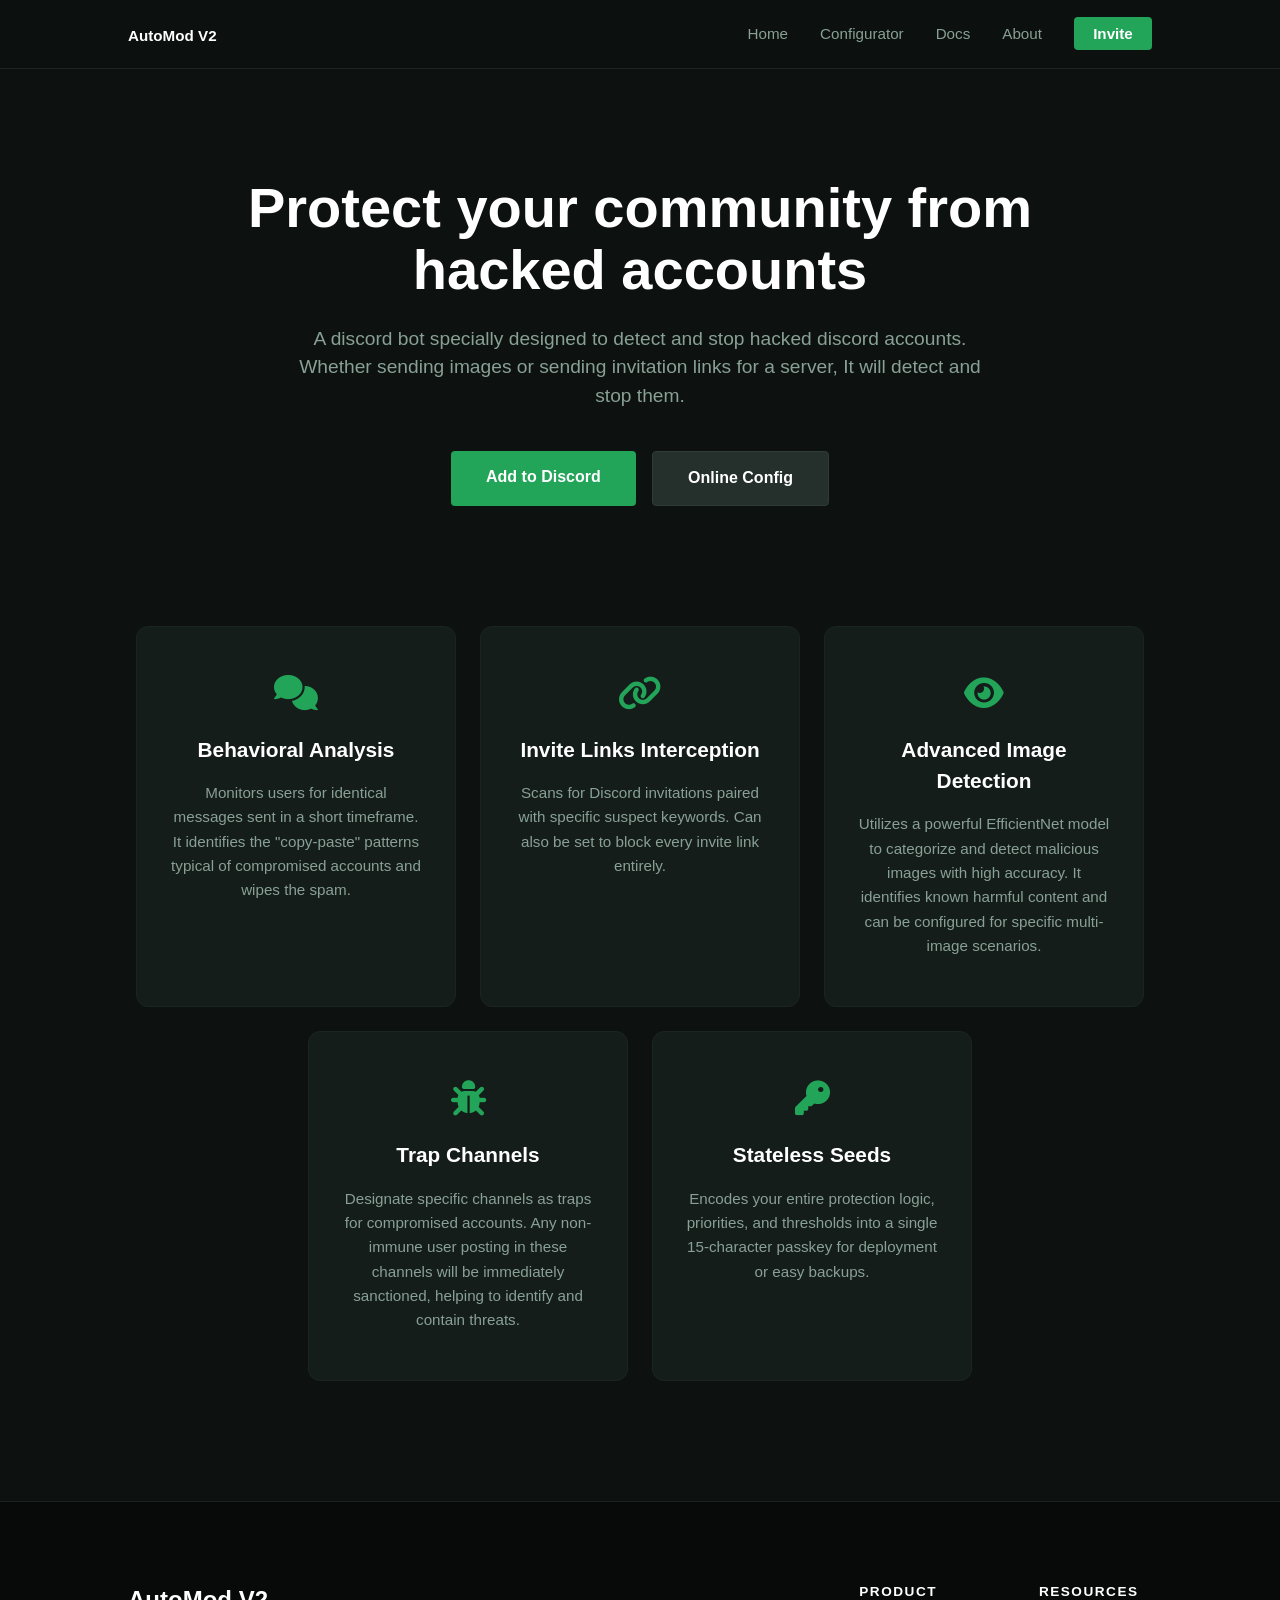
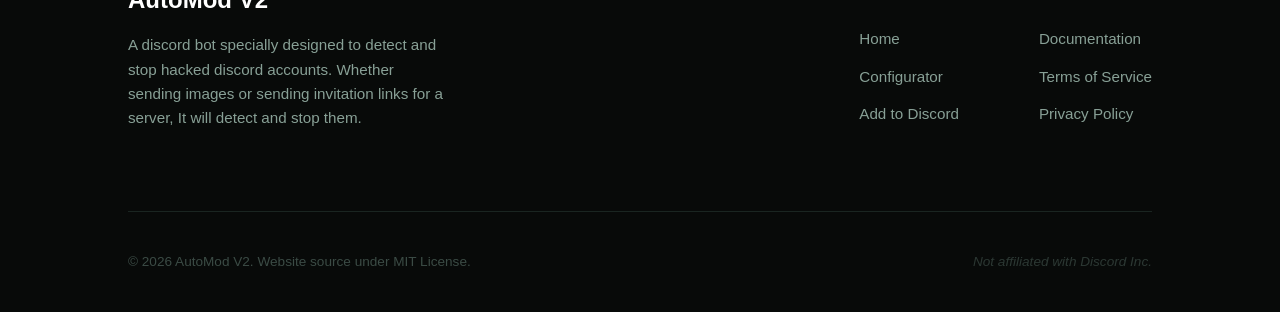
<file: index.html>
<!DOCTYPE html>
<html lang="en">
<head>
    <meta charset="UTF-8">
    <meta name="viewport" content="width=device-width, initial-scale=1.0">
    <title>AutoMod V2</title>
    <link rel="stylesheet" href="style.css">
    <link rel="stylesheet" href="https://cdnjs.cloudflare.com/ajax/libs/font-awesome/6.0.0/css/all.min.css">
    <script src="scripts.js"></script>
</head>
<body>
    <div id="header-placeholder"></div>

    <header class="hero">
        <h1>Protect your community from hacked accounts</h1>
        <p>A discord bot specially designed to detect and stop hacked discord accounts. Whether sending images or sending invitation links for a server, It will detect and stop them.</p>
        <div class="hero-btns">
            <a href="invite" class="btn-primary">Add to Discord</a>
            <a href="configurator" class="btn-secondary">Online Config</a>
        </div>
    </header>

    <section class="features">
        <div class="feature-card">
            <i class="fas fa-comments"></i>
            <h3>Behavioral Analysis</h3>
            <p>Monitors users for identical messages sent in a short timeframe. It identifies the "copy-paste" patterns typical of compromised accounts and wipes the spam.</p>
        </div>
        <div class="feature-card">
            <i class="fas fa-link"></i>
            <h3>Invite Links Interception</h3>
            <p>Scans for Discord invitations paired with specific suspect keywords. Can also be set to block every invite link entirely.</p>
        </div>
        <div class="feature-card">
            <i class="fas fa-eye"></i>
            <h3>Advanced Image Detection</h3>
            <p>Utilizes a powerful EfficientNet model to categorize and detect malicious images with high accuracy. It identifies known harmful content and can be configured for specific multi-image scenarios.</p>
        </div>
        <div class="feature-card">
            <i class="fas fa-bug"></i>
            <h3>Trap Channels</h3>
            <p>Designate specific channels as traps for compromised accounts. Any non-immune user posting in these channels will be immediately sanctioned, helping to identify and contain threats.</p>
        </div>
        <div class="feature-card">
            <i class="fas fa-key"></i>
            <h3>Stateless Seeds</h3>
            <p>Encodes your entire protection logic, priorities, and thresholds into a single 15-character passkey for deployment or easy backups.</p>
        </div>
    </section>

    <div id="footer-placeholder"></div>
</body>
</html>
</file>
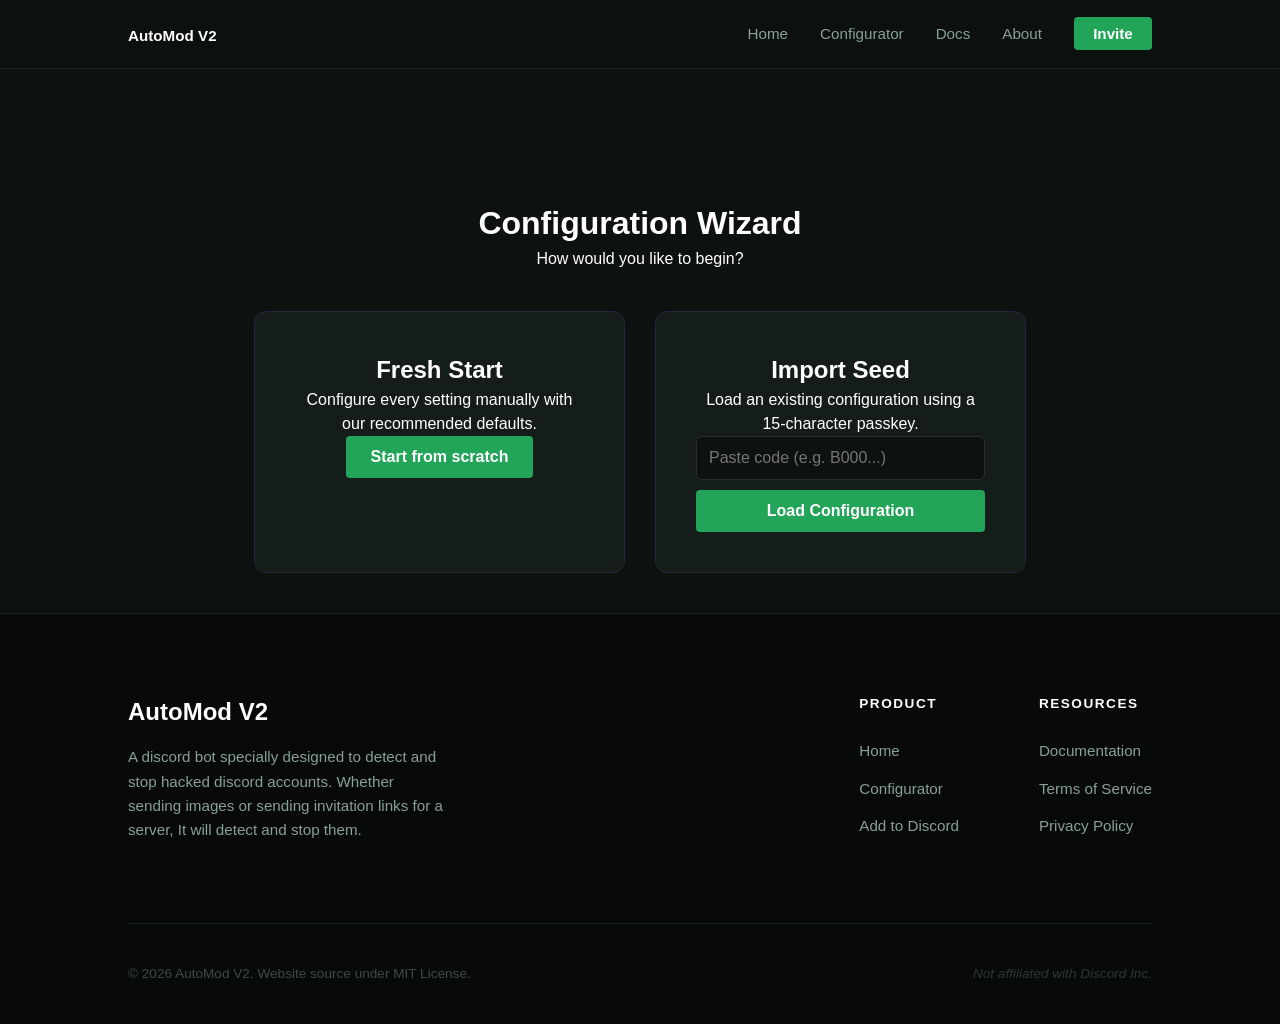
<file: configurator.html>
<!DOCTYPE html>
<html lang="en">
<head>
    <meta charset="UTF-8">
    <meta name="viewport" content="width=device-width, initial-scale=1.0">
    <title>Configurator</title>
    <link rel="stylesheet" href="style.css">
    <script src="scripts.js"></script>
    <style>
        .config-container {
            padding: 40px 5%;
            max-width: 900px;
            margin: 0 auto;
        }

        .config-box {
            background: var(--card);
            padding: 25px;
            border-radius: 12px;
            margin-bottom: 25px;
            border: 1px solid #232737;
        }

        .input-group {
            margin-bottom: 20px;
        }

        .checkbox-group {
            display: flex;
            gap: 20px;
            margin-top: 10px;
        }

        .checkbox-item {
            display: flex;
            align-items: center;
            gap: 8px;
            cursor: pointer;
        }

        .checkbox-item input {
            width: auto;
            cursor: pointer;
        }

        label {
            display: block;
            margin-bottom: 8px;
            color: var(--text-muted);
            font-size: 0.9rem;
            font-weight: 600;
        }

        input,
        select {
            width: 100%;
            padding: 12px;
            background: var(--bg);
            border: 1px solid #2b2d31;
            color: white;
            border-radius: 6px;
            font-size: 1rem;
        }

        .warning-text {
            color: #f04747;
            font-size: 0.8rem;
            margin-top: 5px;
            font-style: italic;
            display: none;
        }

        .info-box {
            background: var(--card);
            border: 1px solid var(--primary);
            padding: 15px;
            border-radius: 8px;
            margin-bottom: 30px;
            font-size: 0.9rem;
        }

        .code-display {
            background: var(--card);
            padding: 30px;
            border-radius: 12px;
            text-align: center;
            border: 2px dashed var(--primary);
            margin-top: 30px;
            position: sticky;
            bottom: 20px;
            z-index: 10;
            box-shadow: 0 -10px 20px rgba(0, 0, 0, 0.3);
        }

        #final-code {
            font-size: clamp(1.2rem, 5vw, 2rem);
            font-family: monospace;
            color: var(--primary);
            font-weight: 800;
            word-break: break-all;
            margin: 15px 0;
            display: block;
        }

        h3 {
            margin-bottom: 20px;
            display: flex;
            align-items: center;
            gap: 10px;
        }

        .btn-copy,
        .btn-main {
            background: var(--primary);
            color: white;
            border: none;
            padding: 12px 25px;
            border-radius: 4px;
            cursor: pointer;
            font-weight: 600;
            font-size: 1rem;
            transition: 0.2s;
        }

        .btn-copy:hover,
        .btn-main:hover {
            opacity: 0.8;
        }

        .btn-copy.copied {
            background: #43b581;
        }

        #start-page {
            text-align: center;
            padding-top: 10vh;
        }

        .choice-container {
            display: flex;
            flex-wrap: wrap;
            justify-content: center;
            gap: 30px;
            margin-top: 40px;
        }

        .choice-card {
            background: var(--card);
            padding: 40px;
            border-radius: 12px;
            border: 1px solid #232737;
            flex: 1 1 300px;
            max-width: 400px;
        }

        #config-interface {
            display: none;
        }
    </style>
</head>
<body>
    <div id="header-placeholder"></div>

    <div class="config-container">
        <div id="start-page">
            <h1>Configuration Wizard</h1>
            <p class="subtitle">How would you like to begin?</p>
            <div class="choice-container">
                <div class="choice-card">
                    <h2>Fresh Start</h2>
                    <p>Configure every setting manually with our recommended defaults.</p>
                    <button class="btn-main" onclick="showInterface()">Start from scratch</button>
                </div>
                <div class="choice-card">
                    <h2>Import Seed</h2>
                    <p>Load an existing configuration using a 15-character passkey.</p>
                    <div style="display: flex; flex-direction: column; gap: 10px;">
                        <input type="text" id="import-code" placeholder="Paste code (e.g. B000...)" maxlength="15">
                        <button class="btn-main" onclick="importAndShow()">Load Configuration</button>
                    </div>
                </div>
            </div>
        </div>

        <div id="config-interface">
            <h1>Online Configurator</h1>
            <div class="info-box">
                💡 <strong>Note:</strong> Immune roles, immune channels, and log channels must be set directly on your server using the <code>/config panel</code> command.
            </div>

            <div class="config-box">
                <h3>🛡️ Anti-Spam</h3>
                <div class="input-group">
                    <label>Status</label>
                    <select id="spam-enabled"><option value="1">Enabled</option><option value="0">Disabled</option></select>
                </div>
                <div class="input-group">
                    <label>Action</label>
                    <select id="spam-action" onchange="checkWarning('spam')">
                        <option value="0" selected>Mute</option><option value="1">Kick</option><option value="2">Ban</option><option value="3">Delete Only</option>
                    </select>
                    <div id="spam-warning" class="warning-text">⚠️ Not recommended: Spammers will continue until manual intervention.</div>
                </div>
                <div style="display: grid; grid-template-columns: 1fr 1fr; gap: 15px;">
                    <div class="input-group"><label>Max identical messages</label><input type="number" id="spam-max" value="3" min="2" max="63"></div>
                    <div class="input-group"><label>Cooldown (seconds)</label><input type="number" id="spam-cooldown" value="5" min="1" max="1023"></div>
                </div>
                <div class="input-group"><label>Mute time (minutes)</label><input type="number" id="spam-mute" value="1440" min="0" max="4095"></div>
            </div>

            <div class="config-box">
                <h3>🔗 Anti-Link</h3>
                <div class="input-group">
                    <label>Status</label>
                    <select id="link-enabled"><option value="1">Enabled</option><option value="0">Disabled</option></select>
                </div>
                <div class="input-group">
                    <label>Filtering Mode</label>
                    <div class="checkbox-group">
                        <label class="checkbox-item"><input type="checkbox" id="link-block-all"> Block All Invites</label>
                        <label class="checkbox-item"><input type="checkbox" id="link-use-keywords" checked> Use Keywords</label>
                    </div>
                </div>
                <div class="input-group">
                    <label>Action</label>
                    <select id="link-action" onchange="checkWarning('link')">
                        <option value="0" selected>Mute</option><option value="1">Kick</option><option value="2">Ban</option><option value="3">Delete Only</option>
                    </select>
                    <div id="link-warning" class="warning-text">⚠️ Not recommended: Accounts will keep posting until muted/banned.</div>
                </div>
                <div class="input-group"><label>Mute time (minutes)</label><input type="number" id="link-mute" value="1440" min="0" max="4095"></div>
            </div>

            <div class="config-box">
                <h3>🖼️ Image Detection</h3>
                <p style="color: var(--text-muted); margin-bottom: 15px;">Uses perceptual hashing (pHash) and SSIM to detect similar images.</p>
                <div class="input-group">
                    <label>Status</label>
                    <select id="image-enabled"><option value="1">Enabled</option><option value="0">Disabled</option></select>
                </div>
                <div class="input-group">
                    <label>Action</label>
                    <select id="image-action" onchange="checkWarning('image')">
                        <option value="0" selected>Mute</option><option value="1">Kick</option><option value="2">Ban</option><option value="3">Delete Only</option>
                    </select>
                    <div id="image-warning" class="warning-text">⚠️ Not recommended for malicious media.</div>
                </div>
                <div style="display: grid; grid-template-columns: 1fr 1fr; gap: 15px;">
                    <div class="input-group"><label>Similarity Threshold (%)</label><input type="number" id="image-threshold" value="60" min="0" max="100" step="0.01"></div>
                    <div class="input-group"><label>Mute time (minutes)</label><input type="number" id="image-mute" value="1440" min="0" max="4095"></div>
                </div>
            </div>

            <div class="code-display">
                <p>Your generated seed code:</p>
                <strong id="final-code">B00000000000000</strong>
                <button class="btn-copy" onclick="copyCode()" id="copy-btn">Copy Code</button>
            </div>
        </div>
    </div>

    <div id="footer-placeholder"></div>

    <script>
        const ALPHABET = "0123456789ABCDEFGHIJKLMNOPQRSTUVWXYZ";
        function toBase36(n) {
            if (n === BigInt(0)) return "00000000000000";
            let res = "";
            while (n > 0) { res = ALPHABET[Number(n % BigInt(36))] + res; n = n / BigInt(36); }
            return res.padStart(14, '0');
        }
        function fromBase36(s) {
            let n = BigInt(0);
            for (let char of s) { n = n * BigInt(36) + BigInt(ALPHABET.indexOf(char)); }
            return n;
        }
        function showInterface() {
            document.getElementById('start-page').style.display = 'none';
            document.getElementById('config-interface').style.display = 'block';
            update();
        }
        function importAndShow() {
            const code = document.getElementById('import-code').value.trim();
            if (decode(code)) { showInterface(); } else { alert("Invalid seed code format."); }
        }
        function decode(code) {
            code = code.toUpperCase();
            if (!code.startsWith('B')) return false;
            try {
                const val = fromBase36(code.substring(1));
                document.getElementById('spam-enabled').value = Number((val >> BigInt(6)) & BigInt(1));
                document.getElementById('spam-action').value = Number((val >> BigInt(7)) & BigInt(3));
                document.getElementById('spam-max').value = Number((val >> BigInt(9)) & BigInt(0x3F));
                document.getElementById('spam-cooldown').value = Number((val >> BigInt(15)) & BigInt(0x3FF));
                document.getElementById('spam-mute').value = Number((val >> BigInt(25)) & BigInt(0xFFF));
                document.getElementById('link-enabled').value = Number((val >> BigInt(37)) & BigInt(1));
                document.getElementById('link-block-all').checked = Number((val >> BigInt(38)) & BigInt(1)) === 1;
                document.getElementById('link-use-keywords').checked = Number((val >> BigInt(39)) & BigInt(1)) === 1;
                document.getElementById('link-action').value = Number((val >> BigInt(40)) & BigInt(3));
                document.getElementById('link-mute').value = Number((val >> BigInt(42)) & BigInt(0xFFF));
                document.getElementById('image-enabled').value = Number((val >> BigInt(54)) & BigInt(1));
                document.getElementById('image-action').value = Number((val >> BigInt(55)) & BigInt(3));
                document.getElementById('image-mute').value = Number((val >> BigInt(57)) & BigInt(0xFFF));
                document.getElementById('image-threshold').value = (Number((val >> BigInt(69)) & BigInt(0x3FFF)) / 100).toFixed(2);
                checkWarning('spam'); checkWarning('link'); checkWarning('image');
                return true;
            } catch (e) { return false; }
        }
        function checkWarning(type) {
            const action = document.getElementById(type + '-action').value;
            const warning = document.getElementById(type + '-warning');
            warning.style.display = (action == "3") ? "block" : "none";
        }
        async function copyCode() {
            const code = document.getElementById('final-code').innerText;
            const btn = document.getElementById('copy-btn');
            try {
                await navigator.clipboard.writeText(code);
                btn.innerText = "Copied!"; btn.classList.add('copied');
                setTimeout(() => { btn.innerText = "Copy Code"; btn.classList.remove('copied'); }, 2000);
            } catch (err) {}
        }
        function update() {
            let val = BigInt(0);
            val |= BigInt(0) << BigInt(0); val |= BigInt(1) << BigInt(2); val |= BigInt(2) << BigInt(4);
            val |= BigInt(document.getElementById('spam-enabled').value) << BigInt(6);
            val |= BigInt(document.getElementById('spam-action').value) << BigInt(7);
            val |= BigInt(document.getElementById('spam-max').value) << BigInt(9);
            val |= BigInt(document.getElementById('spam-cooldown').value) << BigInt(15);
            val |= BigInt(document.getElementById('spam-mute').value) << BigInt(25);
            val |= BigInt(document.getElementById('link-enabled').value) << BigInt(37);
            val |= BigInt(document.getElementById('link-block-all').checked ? 1 : 0) << BigInt(38);
            val |= BigInt(document.getElementById('link-use-keywords').checked ? 1 : 0) << BigInt(39);
            val |= BigInt(document.getElementById('link-action').value) << BigInt(40);
            val |= BigInt(document.getElementById('link-mute').value) << BigInt(42);
            val |= BigInt(document.getElementById('image-enabled').value) << BigInt(54);
            val |= BigInt(document.getElementById('image-action').value) << BigInt(55);
            val |= BigInt(document.getElementById('image-mute').value) << BigInt(57);
            val |= BigInt(Math.round(parseFloat(document.getElementById('image-threshold').value) * 100)) << BigInt(69);
            document.getElementById('final-code').innerText = "B" + toBase36(val);
        }
        const urlParams = new URLSearchParams(window.location.search);
        const seedParam = urlParams.get('seed');
        if (seedParam && decode(seedParam)) showInterface();
        document.querySelectorAll('input, select').forEach(el => { el.addEventListener('input', update); el.addEventListener('change', update); });
    </script>
</body>
</html>
</file>
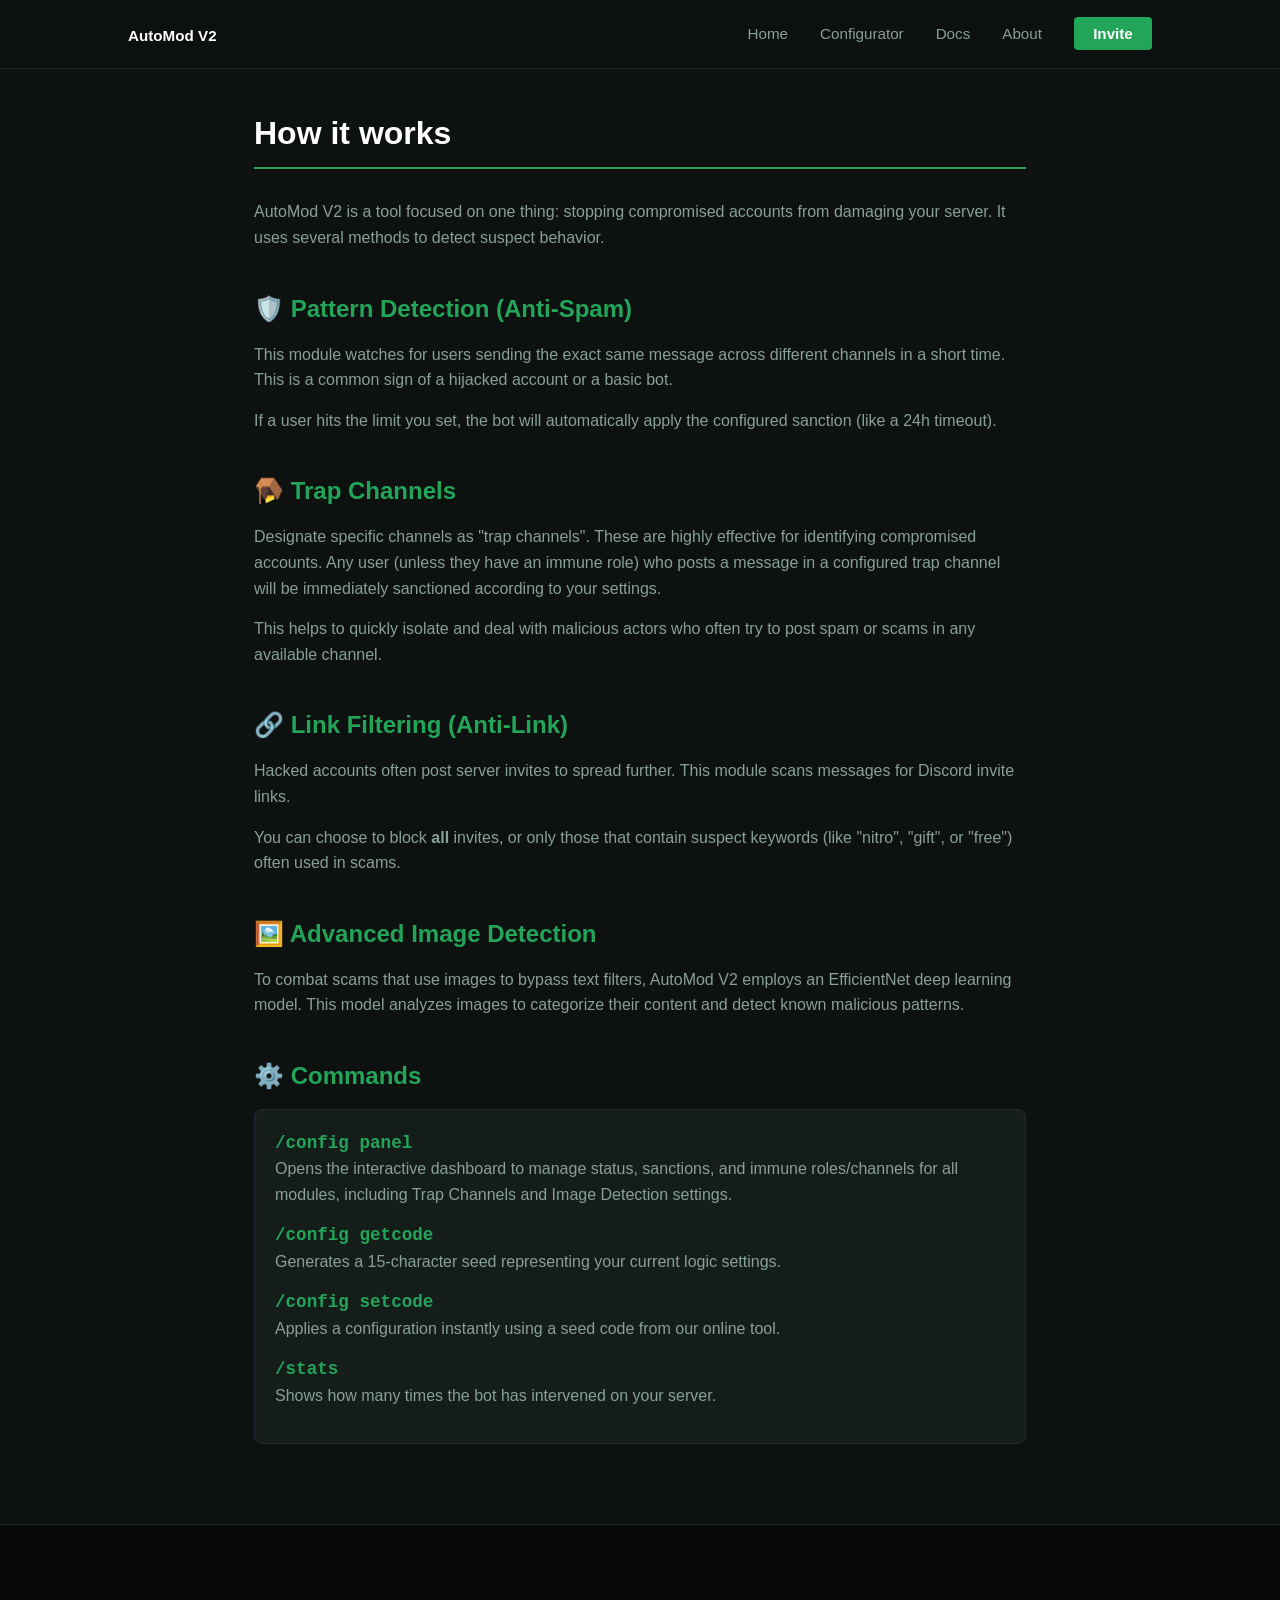
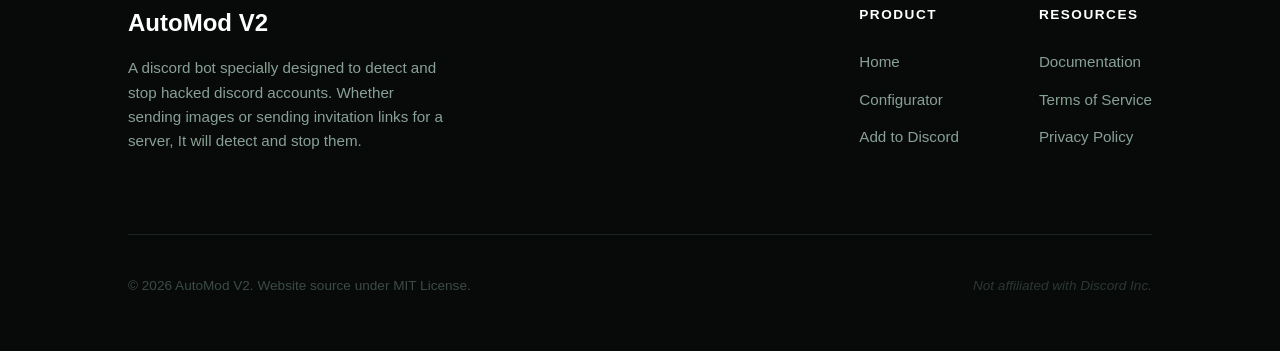
<file: docs.html>
<!DOCTYPE html>
<html lang="en">
<head>
    <meta charset="UTF-8">
    <meta name="viewport" content="width=device-width, initial-scale=1.0">
    <title>Documentation</title>
    <link rel="stylesheet" href="style.css">
    <script src="scripts.js"></script>
    <style>
        .doc-container {
            padding: 40px 5%;
            max-width: 900px;
            margin: 0 auto;
            min-height: 70vh;
        }

        .doc-section {
            margin-bottom: 40px;
        }

        h1 {
            margin-bottom: 30px;
            border-bottom: 2px solid var(--primary);
            padding-bottom: 10px;
        }

        h2 {
            margin-bottom: 15px;
            color: var(--primary);
            display: flex;
            align-items: center;
            gap: 10px;
        }

        p {
            color: var(--text-muted);
            margin-bottom: 15px;
            line-height: 1.6;
        }

        code {
            background: var(--secondary);
            padding: 2px 6px;
            border-radius: 4px;
            font-family: monospace;
            color: #e3e5e8;
        }

        .command-box {
            background: var(--card);
            border: 1px solid #232737;
            padding: 20px;
            border-radius: 8px;
            margin: 15px 0;
        }

        .command-item {
            margin-bottom: 15px;
        }

        .command-name {
            color: var(--primary);
            font-weight: bold;
            font-family: monospace;
            font-size: 1.1rem;
        }
    </style>
</head>
<body>
    <div id="header-placeholder"></div>

    <div class="doc-container">
        <h1>How it works</h1>

        <div class="doc-section">
            <p>AutoMod V2 is a tool focused on one thing: stopping compromised accounts from damaging your server. It uses several methods to detect suspect behavior.</p>
        </div>

        <div class="doc-section">
            <h2>🛡️ Pattern Detection (Anti-Spam)</h2>
            <p>This module watches for users sending the exact same message across different channels in a short time. This is a common sign of a hijacked account or a basic bot.</p>
            <p>If a user hits the limit you set, the bot will automatically apply the configured sanction (like a 24h timeout).</p>
        </div>

        <div class="doc-section">
            <h2>🪤 Trap Channels</h2>
            <p>Designate specific channels as "trap channels". These are highly effective for identifying compromised accounts. Any user (unless they have an immune role) who posts a message in a configured trap channel will be immediately sanctioned according to your settings.</p>
            <p>This helps to quickly isolate and deal with malicious actors who often try to post spam or scams in any available channel.</p>
        </div>

        <div class="doc-section">
            <h2>🔗 Link Filtering (Anti-Link)</h2>
            <p>Hacked accounts often post server invites to spread further. This module scans messages for Discord invite links.</p>
            <p>You can choose to block <strong>all</strong> invites, or only those that contain suspect keywords (like "nitro", "gift", or "free") often used in scams.</p>
        </div>

        <div class="doc-section">
            <h2>🖼️ Advanced Image Detection</h2>
            <p>To combat scams that use images to bypass text filters, AutoMod V2 employs an EfficientNet deep learning model. This model analyzes images to categorize their content and detect known malicious patterns.</p>
        </div>

        <div class="doc-section">
            <h2>⚙️ Commands</h2>
            <div class="command-box">
                <div class="command-item">
                    <div class="command-name">/config panel</div>
                    <p>Opens the interactive dashboard to manage status, sanctions, and immune roles/channels for all modules, including Trap Channels and Image Detection settings.</p>
                </div>
                <div class="command-item">
                    <div class="command-name">/config getcode</div>
                    <p>Generates a 15-character seed representing your current logic settings.</p>
                </div>
                <div class="command-item">
                    <div class="command-name">/config setcode</div>
                    <p>Applies a configuration instantly using a seed code from our online tool.</p>
                </div>
                <div class="command-item">
                    <div class="command-name">/stats</div>
                    <p>Shows how many times the bot has intervened on your server.</p>
                </div>
            </div>
        </div>
    </div>

    <div id="footer-placeholder"></div>
</body>
</html>
</file>
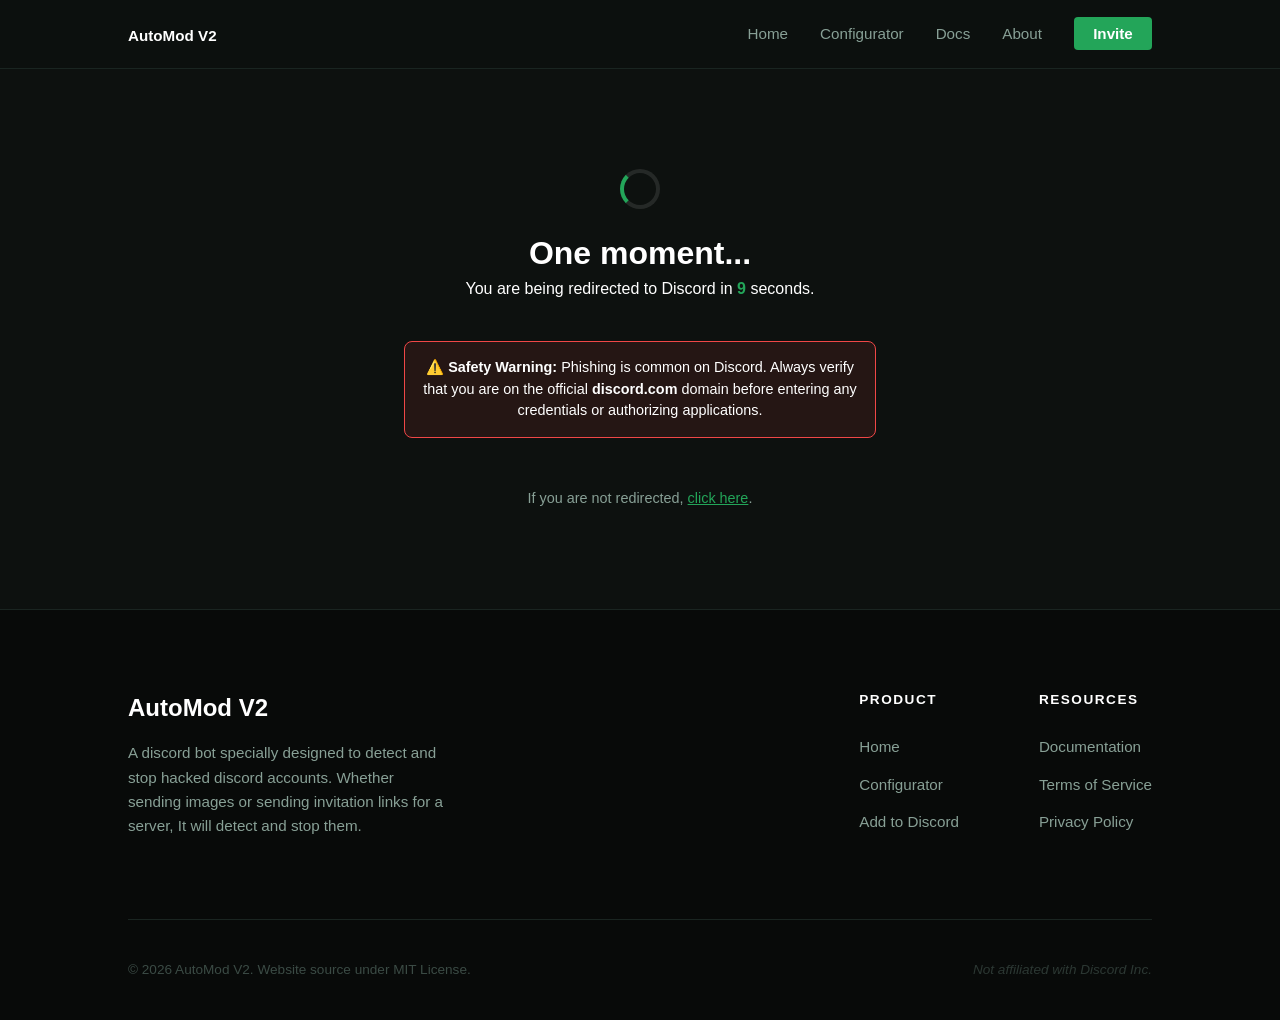
<file: invite.html>
<!DOCTYPE html>
<html lang="en">
<head>
    <meta charset="UTF-8">
    <meta name="viewport" content="width=device-width, initial-scale=1.0">
    <title>Redirecting...</title>
    <link rel="stylesheet" href="style.css">
    <script src="scripts.js"></script>
    <style>
        .redirect-container {
            display: flex;
            flex-direction: column;
            justify-content: center;
            align-items: center;
            padding: 60px 5%;
            text-align: center;
            max-width: 600px;
            margin: 0 auto;
            min-height: 60vh;
        }
        .spinner {
            width: 40px;
            height: 40px;
            border: 4px solid rgba(255, 255, 255, 0.1);
            border-left-color: var(--primary);
            border-radius: 50%;
            animation: spin 1s linear infinite;
            margin-bottom: 20px;
        }
        @keyframes spin {
            to {
                transform: rotate(360deg);
            }
        }
        .timer {
            font-weight: bold;
            color: var(--primary);
        }
    </style>
    <meta http-equiv="refresh" content="10;url=https://discord.com/oauth2/authorize?client_id=1493974219665445055&permissions=8&integration_type=0&scope=bot">
</head>
<body>
    <div id="header-placeholder"></div>

    <div class="redirect-container">
        <div class="spinner"></div>
        <h1>One moment...</h1>
        <p>You are being redirected to Discord in <span id="countdown" class="timer">10</span> seconds.</p>

        <div class="warning-box" style="margin-top: 40px;">
            ⚠️ <strong>Safety Warning:</strong> Phishing is common on Discord. Always verify that you are on the official <strong>discord.com</strong> domain before entering any credentials or authorizing applications.
        </div>

        <p style="margin-top: 20px; font-size: 0.9rem; color: var(--text-muted);">
            If you are not redirected, <a href="https://discord.com/oauth2/authorize?client_id=1493974219665445055&permissions=8&integration_type=0&scope=bot" style="color: var(--primary);">click here</a>.
        </p>
    </div>

    <div id="footer-placeholder"></div>

    <script>
        let seconds = 10;
        const countdownEl = document.getElementById('countdown');
        const interval = setInterval(() => {
            seconds--;
            if(countdownEl) countdownEl.innerText = seconds;
            if (seconds <= 0) clearInterval(interval);
        }, 1000);
    </script>
</body>
</html>
</file>
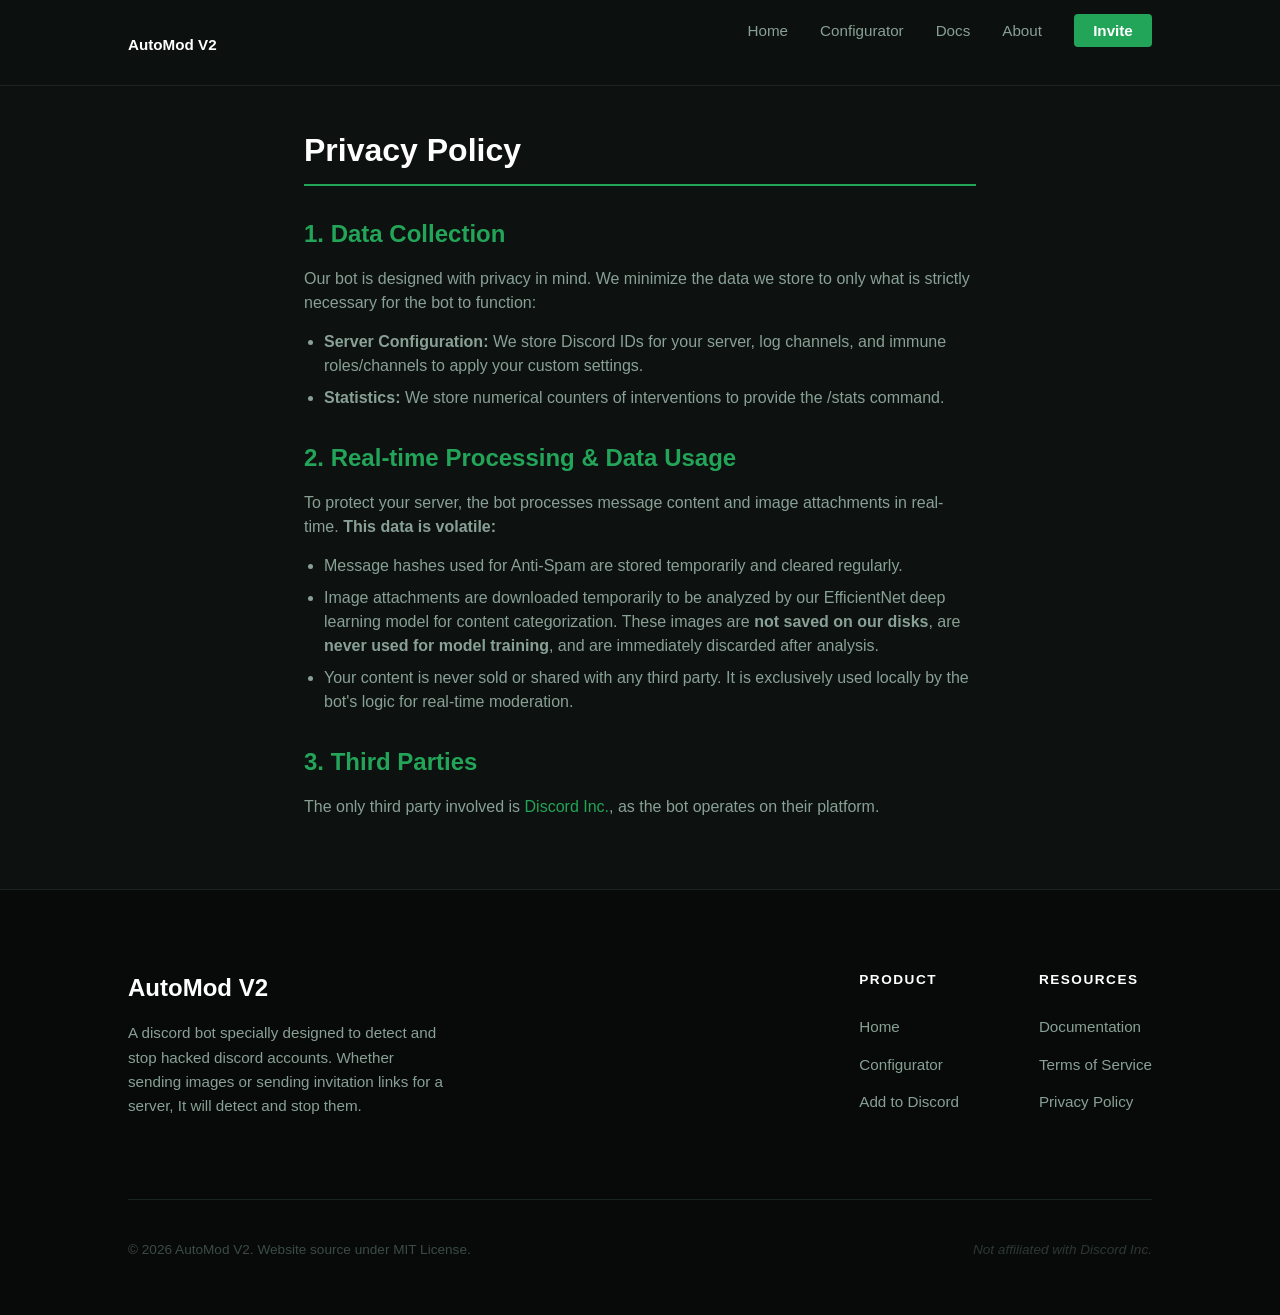
<file: privacy.html>
<!DOCTYPE html>
<html lang="en">
<head>
    <meta charset="UTF-8">
    <meta name="viewport" content="width=device-width, initial-scale=1.0">
    <title>Privacy Policy</title>
    <link rel="stylesheet" href="style.css">
    <script src="scripts.js"></script>
    <style>
        .doc-container {
            padding: 40px 5%;
            max-width: 800px;
            margin: 0 auto;
            min-height: 70vh;
        }

        .doc-section {
            margin-bottom: 30px;
        }

        h1 {
            margin-bottom: 30px;
            border-bottom: 2px solid var(--primary);
            padding-bottom: 10px;
        }

        h2 {
            margin-bottom: 15px;
            color: var(--primary);
        }

        p {
            color: var(--text-muted);
            margin-bottom: 15px;
        }

        ul {
            margin-left: 20px;
            color: var(--text-muted);
            margin-bottom: 15px;
        }

        li {
            margin-bottom: 8px;
        }

        a {
            color: var(--primary);
            text-decoration: none;
        }

        a:hover {
            text-decoration: underline;
        }
    </style>
</head>
<body>
    <div id="header-placeholder"></div>

    <div class="doc-container">
        <h1>Privacy Policy</h1>

        <div class="doc-section">
            <h2>1. Data Collection</h2>
            <p>Our bot is designed with privacy in mind. We minimize the data we store to only what is strictly necessary for the bot to function:</p>
            <ul>
                <li><strong>Server Configuration:</strong> We store Discord IDs for your server, log channels, and immune roles/channels to apply your custom settings.</li>
                <li><strong>Statistics:</strong> We store numerical counters of interventions to provide the <code>/stats</code> command.</li>
            </ul>
        </div>

        <div class="doc-section">
            <h2>2. Real-time Processing & Data Usage</h2>
            <p>To protect your server, the bot processes message content and image attachments in real-time. <strong>This data is volatile:</strong></p>
            <ul>
                <li>Message hashes used for Anti-Spam are stored temporarily and cleared regularly.</li>
                <li>Image attachments are downloaded temporarily to be analyzed by our EfficientNet deep learning model for content categorization. These images are <strong>not saved on our disks</strong>, are <strong>never used for model training</strong>, and are immediately discarded after analysis.</li>
                <li>Your content is never sold or shared with any third party. It is exclusively used locally by the bot's logic for real-time moderation.</li>
            </ul>
        </div>

        <div class="doc-section">
            <h2>3. Third Parties</h2>
            <p>The only third party involved is <a href="https://discord.com/company" target="_blank">Discord Inc.</a>, as the bot operates on their platform.</p>
        </div>
    </div>

    <div id="footer-placeholder"></div>
</body>
</html>
</file>
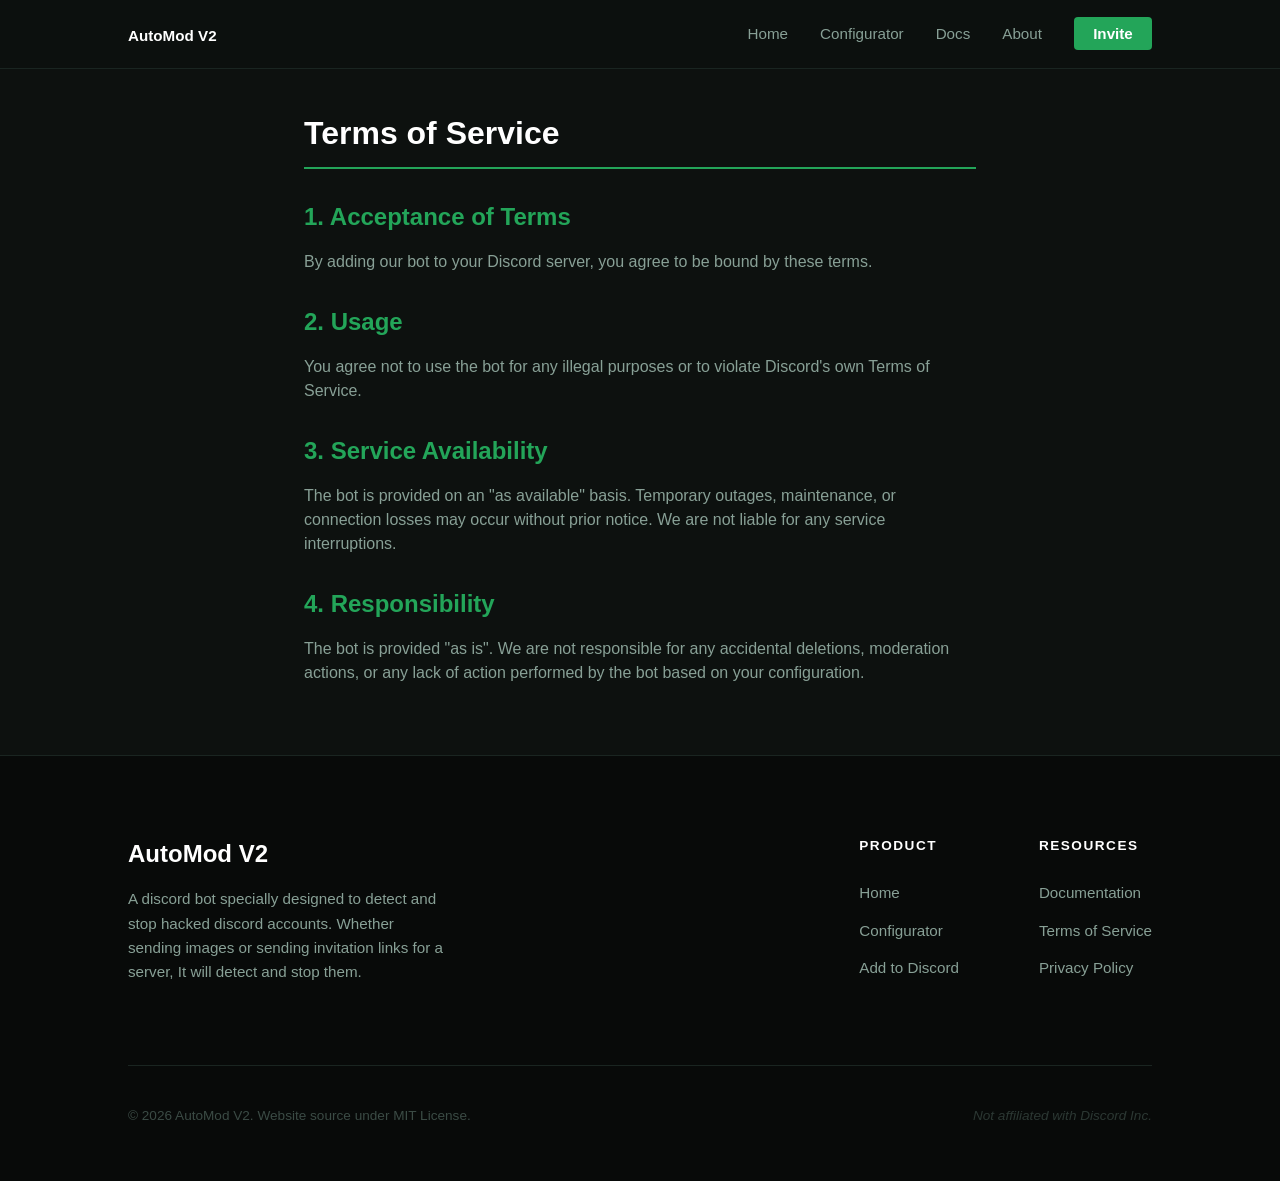
<file: tos.html>
<!DOCTYPE html>
<html lang="en">
<head>
    <meta charset="UTF-8">
    <meta name="viewport" content="width=device-width, initial-scale=1.0">
    <title>Terms of Service</title>
    <link rel="stylesheet" href="style.css">
    <script src="scripts.js"></script>
    <style>
        .doc-container {
            padding: 40px 5%;
            max-width: 800px;
            margin: 0 auto;
            min-height: 70vh;
        }

        .doc-section {
            margin-bottom: 30px;
        }

        h1 {
            margin-bottom: 30px;
            border-bottom: 2px solid var(--primary);
            padding-bottom: 10px;
        }

        h2 {
            margin-bottom: 15px;
            color: var(--primary);
        }

        p {
            color: var(--text-muted);
            margin-bottom: 15px;
        }
    </style>
</head>
<body>
    <div id="header-placeholder"></div>

    <div class="doc-container">
        <h1>Terms of Service</h1>

        <div class="doc-section">
            <h2>1. Acceptance of Terms</h2>
            <p>By adding our bot to your Discord server, you agree to be bound by these terms.</p>
        </div>

        <div class="doc-section">
            <h2>2. Usage</h2>
            <p>You agree not to use the bot for any illegal purposes or to violate Discord's own Terms of Service.</p>
        </div>

        <div class="doc-section">
            <h2>3. Service Availability</h2>
            <p>The bot is provided on an "as available" basis. Temporary outages, maintenance, or connection losses may occur without prior notice. We are not liable for any service interruptions.</p>
        </div>

        <div class="doc-section">
            <h2>4. Responsibility</h2>
            <p>The bot is provided "as is". We are not responsible for any accidental deletions, moderation actions, or any lack of action performed by the bot based on your configuration.</p>
        </div>
    </div>

    <div id="footer-placeholder"></div>
</body>
</html>
</file>
<file: style.css>
:root {
    --bg: #0d110f;
    --card: #151d1a;
    --primary: #23a559;
    --secondary: #252f2c;
    --text: #ffffff;
    --text-muted: #88a096;
    --footer-bg: #080a09;
    --warning: #f04747;
}

* {
    margin: 0;
    padding: 0;
    box-sizing: border-box;
    font-family: 'Inter', -apple-system, BlinkMacSystemFont, "Segoe UI", Roboto, Helvetica, Arial, sans-serif;
}

html, body {
    scroll-behavior: smooth;
    width: 100%;
    overflow-x: hidden;
}

body {
    background-color: var(--bg);
    color: var(--text);
    line-height: 1.5;
    -webkit-font-smoothing: antialiased;
    min-height: 100vh;
    display: flex;
    flex-direction: column;
}

#footer-placeholder {
    margin-top: auto;
}

nav {
    display: flex;
    justify-content: space-between;
    align-items: center;
    padding: 1.2rem 10%;
    background: rgba(13, 17, 15, 0.95);
    position: sticky;
    top: 0;
    z-index: 100;
    backdrop-filter: blur(10px);
    border-bottom: 1px solid #1a2521;
}

.logo {
    font-size: 1.25rem;
    font-weight: 700;
}
nav ul {
    display: flex;
    list-style: none;
    gap: 2rem;
    align-items: center;
}

@media (max-width: 800px) {
    nav {
        padding: 1rem 5%;
    }
    nav ul {
        gap: 1rem;
    }
}

@media (max-width: 600px) {
    nav {
        flex-direction: column;
        gap: 1rem;
    }
}

nav a {
    color: var(--text-muted);
    text-decoration: none;
    font-size: 0.95rem;
    transition: color 0.2s;
}

nav a:hover {
    color: var(--text);
}

.btn-invite {
    background: var(--primary);
    color: white !important;
    padding: 0.5rem 1.2rem;
    border-radius: 4px;
    font-weight: 600;
}

.hero {
    text-align: center;
    padding: clamp(80px, 12vh, 140px) 5% 60px;
    max-width: 1000px;
    margin: 0 auto;
}
.hero h1 {
    font-size: clamp(2.2rem, 10vw, 3.5rem);
    font-weight: 800;
    margin-bottom: 1.5rem;
    line-height: 1.1;
    color: var(--text);
}
.hero p {
    font-size: 1.2rem;
    color: var(--text-muted);
    margin-bottom: 2.5rem;
    max-width: 700px;
    margin-left: auto;
    margin-right: auto;
}
.hero-btns {
    display: flex;
    flex-wrap: wrap;
    justify-content: center;
    gap: 1rem;
}
.btn-primary, .btn-secondary {
    padding: 0.9rem 2.2rem;
    border-radius: 4px;
    text-decoration: none;
    font-weight: 600;
    transition: 0.2s;
}
.btn-primary {
    background: var(--primary);
    color: white;
}
.btn-secondary {
    background: var(--secondary);
    color: white;
    border: 1px solid #2e3b37;
}

.features {
    display: flex;
    flex-wrap: wrap;
    justify-content: center;
    gap: 1.5rem;
    padding: 60px 10% 120px;
    max-width: 1400px;
    margin: 0 auto;
}
.feature-card {
    background: var(--card);
    padding: 3rem 2rem;
    border-radius: 12px;
    border: 1px solid #1a2521;
    text-align: center;
    flex: 1 1 280px;
    max-width: 320px;
    display: flex;
    flex-direction: column;
    align-items: center;
    transition: transform 0.2s;
}
.feature-card:hover {
    transform: translateY(-5px);
    border-color: var(--primary);
}
.feature-card i {
    font-size: 2.2rem;
    color: var(--primary);
    margin-bottom: 1.5rem;
    display: block;
}
.feature-card h3 {
    margin-bottom: 1rem;
    font-size: 1.3rem;
    font-weight: 700;
}
.feature-card p {
    color: var(--text-muted);
    font-size: 0.95rem;
    line-height: 1.6;
}

.info-box {
    background: rgba(35, 165, 89, 0.1);
    border: 1px solid var(--primary);
    padding: 15px;
    border-radius: 8px;
    margin-bottom: 30px;
    font-size: 0.9rem;
}
.warning-box {
    background: rgba(240, 71, 71, 0.1);
    border: 1px solid var(--warning);
    padding: 15px;
    border-radius: 8px;
    margin-bottom: 30px;
    font-size: 0.9rem;
    color: var(--text);
}

.main-footer {
    background-color: var(--footer-bg);
    padding: 80px 10% 40px;
    border-top: 1px solid #1a2521;
    width: 100%;
}
.footer-content {
    display: flex;
    flex-wrap: wrap;
    justify-content: space-between;
    max-width: 1200px;
    margin: 0 auto 60px;
    gap: 40px;
}
.footer-brand {
    flex: 1 1 300px;
}

.footer-brand .logo {
    display: block;
    margin-bottom: 15px;
    font-size: 1.5rem;
}
.footer-brand p {
    color: var(--text-muted);
    max-width: 320px;
    font-size: 0.95rem;
    line-height: 1.6;
    margin-bottom: 20px;
}

.footer-links-grid {
    display: flex;
    gap: 80px;
    flex-wrap: wrap;
}
.footer-column h4 {
    color: white;
    margin-bottom: 25px;
    font-size: 0.85rem;
    text-transform: uppercase;
    letter-spacing: 1.5px;
    font-weight: 700;
}
.footer-column a {
    display: block;
    color: var(--text-muted);
    text-decoration: none;
    margin-bottom: 15px;
    font-size: 0.95rem;
    transition: color 0.2s, transform 0.2s;
}
.footer-column a:hover {
    color: var(--primary);
    transform: translateX(3px);
}

.footer-bottom {
    max-width: 1200px;
    margin: 0 auto;
    padding-top: 40px;
    border-top: 1px solid #1a2521;
    display: flex;
    justify-content: space-between;
    align-items: center;
    flex-wrap: wrap;
    gap: 20px;
}
.footer-bottom p {
    color: #3b4b45;
    font-size: 0.85rem;
}
.discord-disclaimer {
    font-style: italic;
    opacity: 0.7;
}

@media (max-width: 768px) {
    .footer-links-grid {
        gap: 40px;
    }
    .footer-bottom {
        justify-content: center;
        text-align: center;
    }
}
@media (max-width: 600px) {
    .main-footer {
        padding: 60px 5% 40px;
    }
    .footer-brand {
        text-align: center;
        display: flex;
        flex-direction: column;
        align-items: center;
    }
    .footer-links-grid {
        justify-content: center;
        text-align: center;
        width: 100%;
    }
    .footer-column a:hover {
        transform: none;
    }
}
</file>
